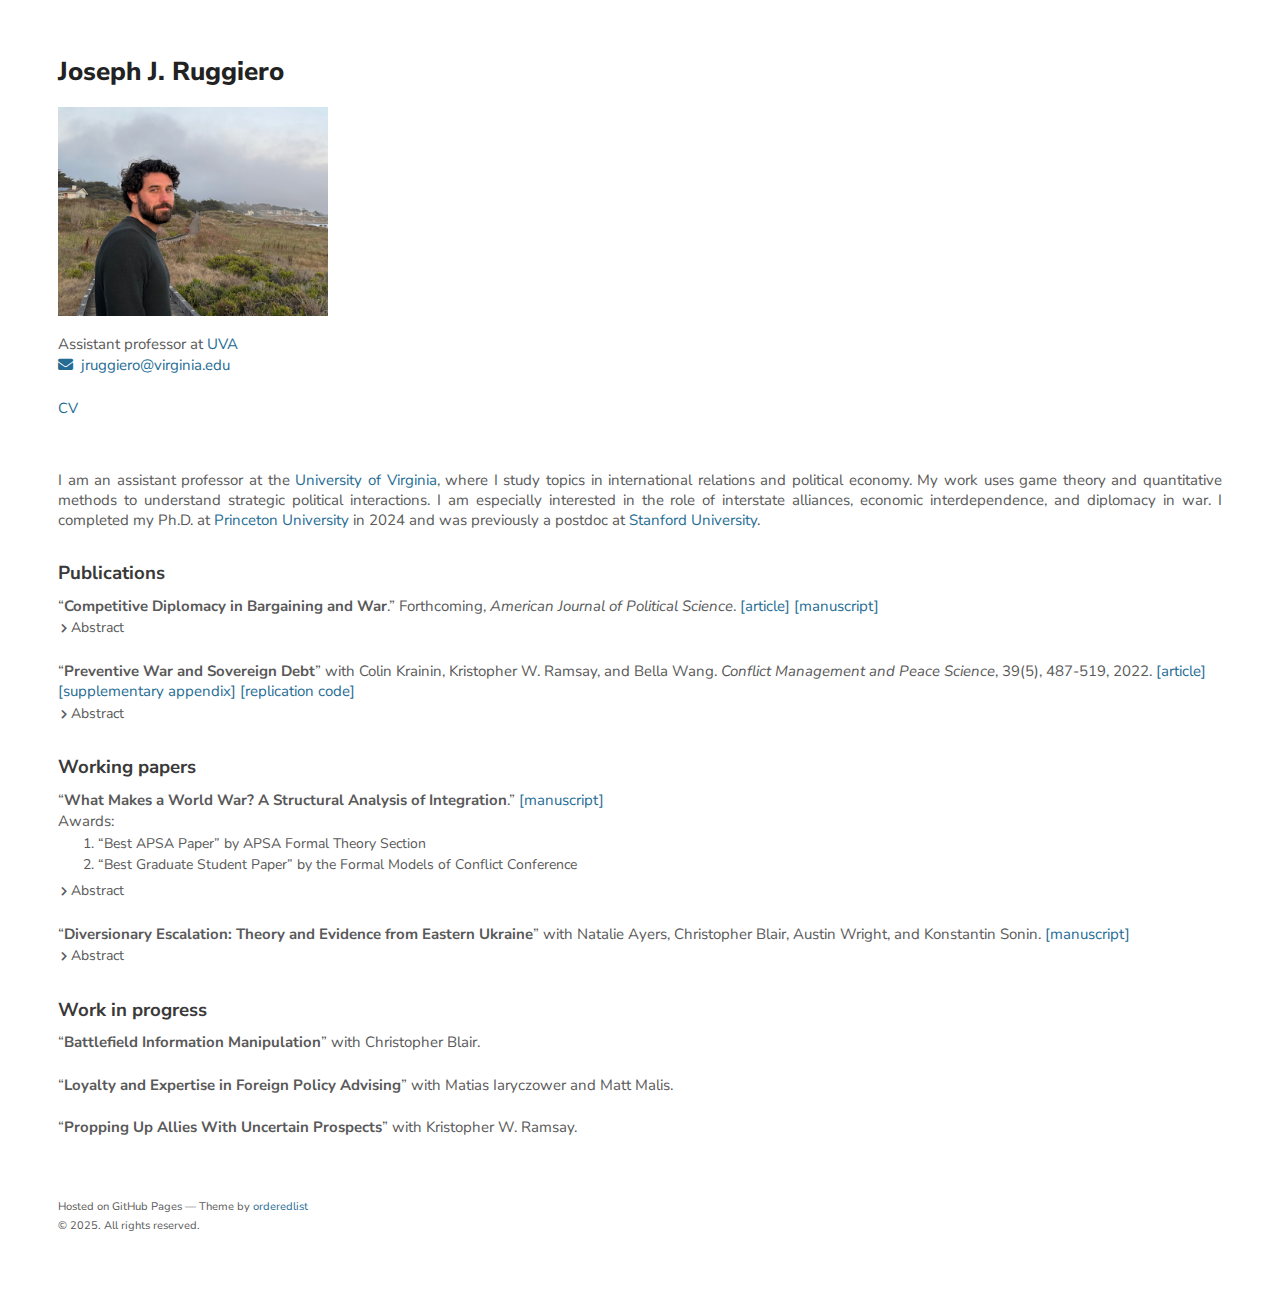
<file: index.html>
<!doctype html>
<html>
  <head>
    <!-- Global site tag (gtag.js) - Google Analytics -->
    <script async src="https://www.googletagmanager.com/gtag/js?id=UA-186488614-1"></script>
    <script>
    window.dataLayer = window.dataLayer || [];
    function gtag(){dataLayer.push(arguments);}
    gtag('js', new Date());

    gtag('config', 'UA-186488614-1');
    </script>
    
    <meta charset="utf-8">
    <meta http-equiv="X-UA-Compatible" content="chrome=1">
    <title>Joe Ruggiero's website</title>

    <link rel="stylesheet" href="stylesheet/styles.css">
    <link rel="stylesheet" href="stylesheet/pygment_trac.css">
    <link rel="stylesheet" href="stylesheet/all.css" >
    <link rel="stylesheet" href="stylesheet/academicons.css" >
    <meta name="viewport" content="width=device-width,initial-scale=1">
    <link rel="preconnect" href="https://fonts.googleapis.com">
    <link rel="preconnect" href="https://fonts.gstatic.com" crossorigin>
    <link href="https://fonts.googleapis.com/css2?family=Nunito+Sans:ital,opsz,wght@0,6..12,200..1000;1,6..12,200..1000&family=Teachers:ital,wght@0,400..800;1,400..800&display=swap" rel="stylesheet">
    <script src="js/jquery-3.5.1.min.js"></script>
    <!--[if lt IE 9]>
    <script src="//html5shiv.googlecode.com/svn/trunk/html5.js"></script>
    <![endif]-->
  </head>
  <body>
    <div class="wrapper">
      <header>
        <h1>Joseph J. Ruggiero</h1>
        <img src="img/jr2.png" alt=""/>
        <p>Assistant professor at <a href="https://politics.virginia.edu/" target="_blank">UVA</a></p>
        
        <p><a href="mailto:jruggiero@virginia.edu"><i class="fas fa-envelope"></i>&nbsp; jruggiero@virginia.edu</a></p><br>

        <p><span style="font-size: 11pt; font-weight:400;"><a href="pdfs/ruggiero-cv.pdf" target="_blank">CV</a></span></p>
      </header>
      <section>
        <p align="justify">I am an assistant professor at the <a href="https://politics.virginia.edu/" target="_blank">University of Virginia</a>, where I study topics in international relations and political economy. My work uses game theory and quantitative methods to understand strategic political interactions. I am especially interested in the role of interstate alliances, economic interdependence, and diplomacy in war. I completed my Ph.D. at <a href="https://politics.princeton.edu/" target="_blank">Princeton University</a> in 2024 and was previously a postdoc at <a href="https://politicalscience.stanford.edu/" target="_blank">Stanford University</a>.</p>

         <h3>Publications</h3>

         <ul>
          <li><p>“<b>Competitive Diplomacy in Bargaining and War</b>.” Forthcoming, <em>American Journal of Political Science</em>. <a href="https://onlinelibrary.wiley.com/doi/10.1111/ajps.70006" target="_blank">[article]</a> <a href="pdfs/competitivediplomacy.pdf" target="_blank">[manuscript]</a>
            <div class="expand">
              <div class="expand-label" style="cursor: pointer;" onclick="$h = $(this);$h.next('div').slideToggle(100,function () {$h.children('i').attr('class',function () {return $h.next('div').is(':visible') ? 'fas fa-chevron-down' : 'fas fa-chevron-right';});});">
                  <i style="font-size:x-small; margin-left: 2.5px;" class="fas fa-chevron-right"></i>
                  <span>
                 Abstract
                </span>
              </div>
              <div class="expand-content" style="display: none;">
                <p align="justify">War is often viewed as a bargaining problem. However, prior to bargaining, countries can vie for leverage by expending effort on diplomacy. This article presents a dynamic model of conflict where agenda-setting power is endogenous to pre-bargaining diplomatic competition. The ability to compete for leverage generates a new channel through which the nature of potential war affects the quality of peace. First, costs of war grow the bargaining surplus, fueling the battle for leverage and reducing welfare even if war never occurs on the path of play. Second, competitive diplomacy erodes the gains from peace, making it possible that war is relatively efficient. An extension of the model finds that frictions to cooperation create a risk of costly delay but also protect against erosion of the surplus. Moreover, I find that reliable deals avert “efficient” wars but introduce a trade-off between welfare and timely settlement.</p>
              </div>
              </div>
          </p>
          </li>

          <br>

          <li><p>“<b>Preventive War and Sovereign Debt</b>” with Colin Krainin, Kristopher W. Ramsay, and Bella Wang. <em>Conflict Management and Peace Science</em>, 39(5), 487-519, 2022. <a href="pdfs/krainin-et-al-2022-preventive-war-and-sovereign-debt.pdf" target="_blank">[article]</a>  <a href="pdfs/wardebt-supp.pdf" target="_blank">[supplementary appendix]</a> <a href="https://github.com/josephjruggiero/war_debt" target="_blank">[replication code]</a>
            <div class="expand">
              <div class="expand-label" style="cursor: pointer;" onclick="$h = $(this);$h.next('div').slideToggle(100,function () {$h.children('i').attr('class',function () {return $h.next('div').is(':visible') ? 'fas fa-chevron-down' : 'fas fa-chevron-right';});});">
                  <i style="font-size:x-small; margin-left: 2.5px;" class="fas fa-chevron-right"></i>
                  <span>
                 Abstract
                </span>
              </div>
              <div class="expand-content" style="display: none;">
                <p align="justify">The preventive motive for war arises because states cannot commit to limit the use of their growing power.  This commitment problem can lead to war when there are not enough resources available today to compensate the declining state for their expected losses. In this article, we show how capital markets affect preventive war incentives by introducing a profit-maximizing bond market to the canonical bargaining model of war.  We find that the nature of the power shift and fundamentals of the market for debt interact to determine when a preventive motive is more likely to lead to war. Two main results show that (1) less probable but more extreme power shifts are most dangerous and (2) unlike the direct effect of interest rates on the cost of war, higher interest on sovereign debt makes war more likely. We present evidence for the latter effect by extending Lemke's (2003) study of preventive war for major-power dyads between 1816 and 1992.</p>
              </div>
              </div>
            </p>
          </li>
        </ul>


          <h3>Working papers</h3>

           <ul>
            <li><p>“<b>What Makes a World War? A Structural Analysis of Integration</b>.” <a href="pdfs/world_war.pdf" target="_blank">[manuscript]</a></p>
              <p>Awards:
                <ol>
                  <li> “Best APSA Paper” by APSA Formal Theory Section </li>
                  <li> “Best Graduate Student Paper” by the Formal Models of Conflict Conference </li>
                </ol>
                <div class="expand">
                  <div class="expand-label" style="cursor: pointer;" onclick="$h = $(this);$h.next('div').slideToggle(100,function () {$h.children('i').attr('class',function () {return $h.next('div').is(':visible') ? 'fas fa-chevron-down' : 'fas fa-chevron-right';});});">
                      <i style="font-size:x-small; margin-left: 2.5px;" class="fas fa-chevron-right"></i>
                      <span>
                     Abstract
                    </span>
                  </div>
                  <div class="expand-content" style="display: none;">
                    <p align="justify">The size of a war, as well as the incentive to start one, depends on expectations about which countries will join. These expectations are in turn shaped by the structure of political alignments and integration. I propose a model of conflict that accounts for these factors and, using data on international disputes from 1816-2014, I use structural estimation techniques to connect theory with data. I then estimate the effect of integration on the incentives for conflict. My results suggest that integration makes wars smaller but more likely&mdash;integration pacifies potential joiners, reducing the scale of war but consequently triggering more attacks due to an expectation for less opposition. Moreover, I identify a strong correlation between power inequality and the expected size of war in equilibrium, driven largely by bandwagoning from the stronger side. Finally, the model facilitates counterfactual experiments, which I demonstrate by considering a number of potential disputes between China and Taiwan after the Cold War.</p>
                  </div>
                  </div>
                </p>
            </li>

            <br>

            <li><p>“<b>Diversionary Escalation: Theory and Evidence from Eastern Ukraine</b>” with Natalie Ayers, Christopher Blair, Austin Wright, and Konstantin Sonin. <a href="https://www.dropbox.com/scl/fi/pi50jjoajt3ukg1fw83u0/diversion.pdf?rlkey=7caxrorhaxaxj14mzk7rzbwyb&st=pyggvjr9&dl=0" target="_blank">[manuscript]</a>
              <div class="expand">
                <div class="expand-label" style="cursor: pointer;" onclick="$h = $(this);$h.next('div').slideToggle(100,function () {$h.children('i').attr('class',function () {return $h.next('div').is(':visible') ? 'fas fa-chevron-down' : 'fas fa-chevron-right';});});">
                    <i style="font-size:x-small; margin-left: 2.5px;" class="fas fa-chevron-right"></i>
                    <span>
                   Abstract
                  </span>
                </div>
                <div class="expand-content" style="display: none;">
                  <p align="justify">When leaders face threats to their authority, escalating foreign conflict can help divert public attention away from domestic grievances. We develop a formal microfoundation for diversionary escalation rooted in a theory of regime change. Although the idea of diversionary escalation is classic, systematic quantitative evidence has been challenging to obtain. Using a new data set of 1.8 million conflict incidents, obtained from the Organization for Security and Co-operation in Europe's (OSCE) Special Monitoring Mission to Ukraine in 2015--2022, we find evidence that the Russian government strategically employed proxy-initiated separatist violence in Eastern Ukraine to divert attention from domestic unrest and opposition-led protest. We also find a positive link between opposition protest and inflammatory anti-Ukrainian coverage in the Russian media, complementary to battlefield escalation.</p>
                </div>
                </div>
            </p>
            </li>

          </ul>

          <h3>Work in progress</h3>

          <ul>

            <li><p>“<b>Battlefield Information Manipulation</b>” with Christopher Blair.</p></li><br>

            <li><p>“<b>Loyalty and Expertise in Foreign Policy Advising</b>” with Matias Iaryczower and Matt Malis.</p></li><br>

            <li><p>“<b>Propping Up Allies With Uncertain Prospects</b>” with Kristopher W. Ramsay.</p></li><br>

          </ul>


      </section>
      <footer>
        <p style="line-height:10px;"><small>Hosted on GitHub Pages &mdash; Theme by <a href="https://github.com/orderedlist" target="_blank">orderedlist</a></small></p>
        <p><small>&copy; 2025. All rights reserved.</small></p>      
      </footer>
    </div>
    <script>

      // Get the modal
      var modal = document.getElementById("myModal");

      // Get the button that opens the modal
      var btn = document.getElementById("myBtn");

      // Get the <span> element that closes the modal
      var span = document.getElementsByClassName("close")[0];

      // When the user clicks the button, open the modal 
      btn.onclick = function() {
        modal.style.display = "block";
      }

      // When the user clicks on <span> (x), close the modal
      span.onclick = function() {
        modal.style.display = "none";
      }

      // When the user clicks anywhere outside of the modal, close it
      window.onclick = function(event) {
        if (event.target == modal) {
          modal.style.display = "none";
        }
      }
    </script>
  </body>
</html>
</file>
<file: stylesheet/styles.css>
body {
  background-color: #fff;
  padding:50px;
  font: 14px/1.5 -apple-system, BlinkMacSystemFont, "Segoe UI", Roboto, Oxygen, Ubuntu, Cantarell, "Fira Sans", "Droid Sans", "Helvetica Neue", Arial, sans-serif, "Apple Color Emoji", "Segoe UI Emoji", "Segoe UI Symbol";
  font-family: "Nunito Sans",sans-serif;
  color:#595959;
  font-weight:400;
}

h1, h2, h3, h4, h5, h6 {
  color:#222;
  margin:0 0 20px;
}

p, ul, ol, table, pre, dl {
  margin:0 0 5px;
}

p {
  margin-top: 0rem;
  margin-bottom: .1rem;
  font-size: 15px;
  line-height: 20px;
  font-weight: 400;
}

h1, h2, h3 {
  line-height:1.1;
}

h1 {
  font-size:26px;
  font-weight: 800;
}

h2 {
  color:#393939;
  font-weight: 700;
  font-size:14pt;
  margin-bottom:.75rem;
}

h3 {
  color:#393939;
  font-weight: 700;
  font-size:14pt;
  margin-top:2.1rem;
  margin-bottom:.75rem;
}

h4, h5 {
  color:#494949;
  font-weight: 400;
  font-size:12pt;
  margin-top:1rem;
  margin-bottom:0rem;
}

h5 {
  margin:0 0 5px;
  margin-top: -.1rem;
  margin-bottom: .1rem;
  font-size: 12pt;
  font-weight: 400;
}

h6 {
  margin:0 0 5px;
  margin-top: -.25rem;
  margin-bottom: .1rem;
  font-size: 12pt;
  font-weight: 400;
}

a {
  /* color:#006bdd; */
  color:#246c94;
  text-decoration:none;
}

a:hover {
  color:#003a66;
}

a small {
  font-size:11px;
  color:#777;
  margin-top:-0.3em;
  display:block;
}

a:hover small {
  color:#777;
}

.wrapper {
  width:1200px;
  margin:0 auto;
}

blockquote {
  border-left:1px solid #e5e5e5;
  margin:0;
  padding:0 0 0 20px;
  font-style:italic;
}

code, pre {
  font-family:Monaco, Bitstream Vera Sans Mono, Lucida Console, Terminal, Consolas, Liberation Mono, DejaVu Sans Mono, Courier New, monospace;
  color:#333;
}

pre {
  padding:8px 15px;
  background: #f8f8f8;
  border-radius:5px;
  border:1px solid #e5e5e5;
  overflow-x: auto;
}

table {
  width:100%;
  border-collapse:collapse;
}

th, td {
  text-align:left;
  padding:5px 10px;
  border-bottom:1px solid #e5e5e5;
}

dt {
  color:#444;
  font-weight:500;
}

th {
  color:#444;
}

img {
  /* max-width:100%; */
  max-width:270px;
  margin-bottom:0.75rem;
}

header {
  width:270px;
  float:left;
  position:fixed;
  -webkit-font-smoothing:subpixel-antialiased;
}

ul {
  margin: 0;
  padding: 0;
  list-style-type: none;
}

header ul {
  list-style:none;
  height:40px;
  padding:0;
  border-radius:5px;
  width:270px;
}

header li {
  width:89px;
  float:left;
  height:40px;
}

header ul a {
  line-height:1;
  font-size:11px;
  display:block;
  text-align:center;
  padding-top:1.5rem;
  height:50px;
}

header ul a:active {
  background-color:#f0f0f0;
}

strong {
  color:#222;
  font-weight:500;
}

header ul li + li + li {
  border-right:none;
  width:89px;
}

header ul a strong {
  font-size:14px;
  display:block;
  color:#222;
}

section {
  width: 850px;
  float:right;
  padding-bottom:50px;
  padding-left:200px;
}

small {
  font-size:11px;
}

hr {
  border:0;
  background:#e5e5e5;
  height:1px;
  margin:0 0 20px;
}

footer {
  width:270px;
  float:left;
  position:fixed;
  bottom:50px;
  -webkit-font-smoothing:subpixel-antialiased;
}

@media print, screen and (max-width: 1320px) {

  div.wrapper {
    width:auto;
    margin:0;
  }

  header, section, footer {
    float:none;
    position:static;
    width:auto;
  }

  header {
    padding-right:320px;
    margin-bottom:32px;  /* added */
  }

  section {
    /* border:1px solid #e5e5e5;   this was default*/ 
    border-width:1px 0;
    padding:20px 0;
    margin:0 0 20px;
  }

  header a small {
    display:inline;
  }

  header ul {
    /* position:absolute;  this is default*/
    position:static;
    right:50px;
    top:52px;
  }
}

@media print, screen and (max-width: 720px) {
  body {
    word-wrap:break-word;
  }

  header {
    padding:0;
  }

  header ul, header p.view {
    position:static;
  }

  pre, code {
    word-wrap:normal;
  }
}

@media print, screen and (max-width: 480px) {
  body {
    padding:15px;
  }

  header ul {
    width:99%;
  }

  header li, header ul li + li + li {
    width:33%;
  }
}

@media print {
  body {
    padding:0.4in;
    font-size:12pt;
    color:#444;
  }
}

/* The Modal (background) */
.modal {
  display: none; /* Hidden by default */
  position: fixed; /* Stay in place */
  z-index: 1; /* Sit on top */
  left: 0;
  top: 0;
  width: 100%; /* Full width */
  height: 100%; /* Full height */
  overflow: auto; /* Enable scroll if needed */
  background-color: rgb(0,0,0); /* Fallback color */
  background-color: rgba(0,0,0,0.4); /* Black w/ opacity */
}

@media screen and (max-width: 1200px){
/* Modal Content/Box */
.modal-content {
  background-color: #fefefe;
  margin: 15% auto; /* 15% from the top and centered */
  padding: 20px;
  border: 1px solid #888;
  border-radius: 25px;
  width: 60%; /* Could be more or less, depending on screen size */
}
}

@media screen and (min-width: 800px){
  /* Modal Content/Box */
  .modal-content {
    background-color: #fefefe;
    margin: 15% auto; /* 15% from the top and centered */
    padding: 20px;
    border: 1px solid #888;
    border-radius: 25px;
    width: 30%; /* Could be more or less, depending on screen size */
  }
  }

/* The Close Button */
.close {
  color: #aaa;
  float: right;
  font-size: 28px;
  font-weight: bold;
}

.close:hover,
.close:focus {
  color: black;
  text-decoration: none;
  cursor: pointer;
}
</file>
<file: stylesheet/pygment_trac.css>
.highlight  { background: #ffffff; }
.highlight .c { color: #999988; font-style: italic } /* Comment */
.highlight .err { color: #a61717; background-color: #e3d2d2 } /* Error */
.highlight .k { font-weight: bold } /* Keyword */
.highlight .o { font-weight: bold } /* Operator */
.highlight .cm { color: #999988; font-style: italic } /* Comment.Multiline */
.highlight .cp { color: #999999; font-weight: bold } /* Comment.Preproc */
.highlight .c1 { color: #999988; font-style: italic } /* Comment.Single */
.highlight .cs { color: #999999; font-weight: bold; font-style: italic } /* Comment.Special */
.highlight .gd { color: #000000; background-color: #ffdddd } /* Generic.Deleted */
.highlight .gd .x { color: #000000; background-color: #ffaaaa } /* Generic.Deleted.Specific */
.highlight .ge { font-style: italic } /* Generic.Emph */
.highlight .gr { color: #aa0000 } /* Generic.Error */
.highlight .gh { color: #999999 } /* Generic.Heading */
.highlight .gi { color: #000000; background-color: #ddffdd } /* Generic.Inserted */
.highlight .gi .x { color: #000000; background-color: #aaffaa } /* Generic.Inserted.Specific */
.highlight .go { color: #888888 } /* Generic.Output */
.highlight .gp { color: #555555 } /* Generic.Prompt */
.highlight .gs { font-weight: bold } /* Generic.Strong */
.highlight .gu { color: #800080; font-weight: bold; } /* Generic.Subheading */
.highlight .gt { color: #aa0000 } /* Generic.Traceback */
.highlight .kc { font-weight: bold } /* Keyword.Constant */
.highlight .kd { font-weight: bold } /* Keyword.Declaration */
.highlight .kn { font-weight: bold } /* Keyword.Namespace */
.highlight .kp { font-weight: bold } /* Keyword.Pseudo */
.highlight .kr { font-weight: bold } /* Keyword.Reserved */
.highlight .kt { color: #445588; font-weight: bold } /* Keyword.Type */
.highlight .m { color: #009999 } /* Literal.Number */
.highlight .s { color: #d14 } /* Literal.String */
.highlight .na { color: #008080 } /* Name.Attribute */
.highlight .nb { color: #0086B3 } /* Name.Builtin */
.highlight .nc { color: #445588; font-weight: bold } /* Name.Class */
.highlight .no { color: #008080 } /* Name.Constant */
.highlight .ni { color: #800080 } /* Name.Entity */
.highlight .ne { color: #990000; font-weight: bold } /* Name.Exception */
.highlight .nf { color: #990000; font-weight: bold } /* Name.Function */
.highlight .nn { color: #555555 } /* Name.Namespace */
.highlight .nt { color: #000080 } /* Name.Tag */
.highlight .nv { color: #008080 } /* Name.Variable */
.highlight .ow { font-weight: bold } /* Operator.Word */
.highlight .w { color: #bbbbbb } /* Text.Whitespace */
.highlight .mf { color: #009999 } /* Literal.Number.Float */
.highlight .mh { color: #009999 } /* Literal.Number.Hex */
.highlight .mi { color: #009999 } /* Literal.Number.Integer */
.highlight .mo { color: #009999 } /* Literal.Number.Oct */
.highlight .sb { color: #d14 } /* Literal.String.Backtick */
.highlight .sc { color: #d14 } /* Literal.String.Char */
.highlight .sd { color: #d14 } /* Literal.String.Doc */
.highlight .s2 { color: #d14 } /* Literal.String.Double */
.highlight .se { color: #d14 } /* Literal.String.Escape */
.highlight .sh { color: #d14 } /* Literal.String.Heredoc */
.highlight .si { color: #d14 } /* Literal.String.Interpol */
.highlight .sx { color: #d14 } /* Literal.String.Other */
.highlight .sr { color: #009926 } /* Literal.String.Regex */
.highlight .s1 { color: #d14 } /* Literal.String.Single */
.highlight .ss { color: #990073 } /* Literal.String.Symbol */
.highlight .bp { color: #999999 } /* Name.Builtin.Pseudo */
.highlight .vc { color: #008080 } /* Name.Variable.Class */
.highlight .vg { color: #008080 } /* Name.Variable.Global */
.highlight .vi { color: #008080 } /* Name.Variable.Instance */
.highlight .il { color: #009999 } /* Literal.Number.Integer.Long */

.type-csharp .highlight .k { color: #0000FF }
.type-csharp .highlight .kt { color: #0000FF }
.type-csharp .highlight .nf { color: #000000; font-weight: normal }
.type-csharp .highlight .nc { color: #2B91AF }
.type-csharp .highlight .nn { color: #000000 }
.type-csharp .highlight .s { color: #A31515 }
.type-csharp .highlight .sc { color: #A31515 }
</file>
<file: stylesheet/academicons.css>
/*
 *  Academicons 1.9.1 by James Walsh (https://github.com/jpswalsh) and Katja Bercic (https://github.com/katjabercic)
 *  Fonts generated using FontForge - https://fontforge.org
 *  Square icons designed to be used alongside Font Awesome square icons - https://fortawesome.github.io/Font-Awesome/
 *  Licenses - Font: SIL OFL 1.1, CSS: MIT License
 */
@font-face {
    font-family: 'Academicons';
    font-style: normal;
    font-weight: 400;
    font-display: block;
    src:url('../fonts/academicons.eot');
    src:url('../fonts/academicons.eot') format('embedded-opentype'),
        url('../fonts/academicons.ttf') format('truetype'),
        url('../fonts/academicons.woff') format('woff'),
        url('../fonts/academicons.svg') format('svg');
}
.ai {
  font-family: 'Academicons';
  font-weight: 400;
  -moz-osx-font-smoothing: grayscale;
  -webkit-font-smoothing: antialiased;
  display: inline-block;
  font-style: normal;
  font-variant: normal;
  text-rendering: auto;
  line-height: 1;
}
.ai-academia:before {
  content: "\e9af";
}
.ai-academia-square:before {
  content: "\e93d";
}
.ai-acclaim:before {
  content: "\e92e";
}
.ai-acclaim-square:before {
  content: "\e93a";
}
.ai-acm:before {
  content: "\e93c";
}
.ai-acm-square:before {
  content: "\e95d";
}
.ai-acmdl:before {
  content: "\e96a";
}
.ai-acmdl-square:before {
  content: "\e9d3";
}
.ai-ads:before {
  content: "\e9cb";
}
.ai-ads-square:before {
  content: "\e94a";
}
.ai-africarxiv:before {
  content: "\e91b";
}
.ai-africarxiv-square:before {
  content: "\e90b";
}
.ai-arxiv:before {
  content: "\e974";
}
.ai-arxiv-square:before {
  content: "\e9a6";
}
.ai-biorxiv:before {
  content: "\e9a2";
}
.ai-biorxiv-square:before {
  content: "\e98b";
}
.ai-ceur:before {
  content: "\e96d";
}
.ai-ceur-square:before {
  content: "\e92f";
}
.ai-ciencia-vitae:before {
  content: "\e912";
}
.ai-ciencia-vitae-square:before {
  content: "\e913";
}
.ai-closed-access:before {
  content: "\e942";
}
.ai-closed-access-square:before {
  content: "\e943";
}
.ai-conversation:before {
  content: "\e94c";
}
.ai-conversation-square:before {
  content: "\e915";
}
.ai-coursera:before {
  content: "\e95f";
}
.ai-coursera-square:before {
  content: "\e97f";
}
.ai-crossref:before {
  content: "\e918";
}
.ai-crossref-square:before {
  content: "\e919";
}
.ai-cv:before {
  content: "\e9a5";
}
.ai-cv-square:before {
  content: "\e90a";
}
.ai-datacite:before {
  content: "\e91c";
}
.ai-datacite-square:before {
  content: "\e91d";
}
.ai-dataverse:before {
  content: "\e9f7";
}
.ai-dataverse-square:before {
  content: "\e9e4";
}
.ai-dblp:before {
  content: "\e94f";
}
.ai-dblp-square:before {
  content: "\e93f";
}
.ai-depsy:before {
  content: "\e97a";
}
.ai-depsy-square:before {
  content: "\e94b";
}
.ai-doi:before {
  content: "\e97e";
}
.ai-doi-square:before {
  content: "\e98f";
}
.ai-dryad:before {
  content: "\e97c";
}
.ai-dryad-square:before {
  content: "\e98c";
}
.ai-elsevier:before {
  content: "\e961";
}
.ai-elsevier-square:before {
  content: "\e910";
}
.ai-figshare:before {
  content: "\e981";
}
.ai-figshare-square:before {
  content: "\e9e7";
}
.ai-google-scholar:before {
  content: "\e9d4";
}
.ai-google-scholar-square:before {
  content: "\e9f9";
}
.ai-hal:before {
  content: "\e92c";
}
.ai-hal-square:before {
  content: "\e92d";
}
.ai-hypothesis:before {
  content: "\e95a";
}
.ai-hypothesis-square:before {
  content: "\e95b";
}
.ai-ideas-repec:before {
  content: "\e9ed";
}
.ai-ideas-repec-square:before {
  content: "\e9f8";
}
.ai-ieee:before {
  content: "\e929";
}
.ai-ieee-square:before {
  content: "\e9b9";
}
.ai-impactstory:before {
  content: "\e9cf";
}
.ai-impactstory-square:before {
  content: "\e9aa";
}
.ai-inaturalist:before {
  content: "\e900";
}
.ai-inaturalist-square:before {
  content: "\e901";
}
.ai-inpn:before {
  content: "\e902";
}
.ai-inpn-square:before {
  content: "\e903";
}
.ai-inspire:before {
  content: "\e9e9";
}
.ai-inspire-square:before {
  content: "\e9fe";
}
.ai-isidore:before {
  content: "\e936";
}
.ai-isidore-square:before {
  content: "\e954";
}
.ai-jstor:before {
  content: "\e938";
}
.ai-jstor-square:before {
  content: "\e944";
}
.ai-lattes:before {
  content: "\e9b3";
}
.ai-lattes-square:before {
  content: "\e99c";
}
.ai-mathoverflow:before {
  content: "\e9f6";
}
.ai-mathoverflow-square:before {
  content: "\e97b";
}
.ai-mendeley:before {
  content: "\e9f0";
}
.ai-mendeley-square:before {
  content: "\e9f3";
}
.ai-moodle:before {
  content: "\e907";
}
.ai-moodle-square:before {
  content: "\e908";
}
.ai-nakala:before {
  content: "\e940";
}
.ai-nakala-square:before {
  content: "\e941";
}
.ai-obp:before {
  content: "\e92a";
}
.ai-obp-square:before {
  content: "\e92b";
}
.ai-open-access:before {
  content: "\e939";
}
.ai-open-access-square:before {
  content: "\e9f4";
}
.ai-open-data:before {
  content: "\e966";
}
.ai-open-data-square:before {
  content: "\e967";
}
.ai-open-materials:before {
  content: "\e968";
}
.ai-open-materials-square:before {
  content: "\e969";
}
.ai-openedition:before {
  content: "\e946";
}
.ai-openedition-square:before {
  content: "\e947";
}
.ai-orcid:before {
  content: "\e9d9";
}
.ai-orcid-square:before {
  content: "\e9c3";
}
.ai-osf:before {
  content: "\e9ef";
}
.ai-osf-square:before {
  content: "\e931";
}
.ai-overleaf:before {
  content: "\e914";
}
.ai-overleaf-square:before {
  content: "\e98d";
}
.ai-philpapers:before {
  content: "\e98a";
}
.ai-philpapers-square:before {
  content: "\e96f";
}
.ai-piazza:before {
  content: "\e99a";
}
.ai-piazza-square:before {
  content: "\e90c";
}
.ai-preregistered:before {
  content: "\e906";
}
.ai-preregistered-square:before {
  content: "\e96b";
}
.ai-protocols:before {
  content: "\e952";
}
.ai-protocols-square:before {
  content: "\e953";
}
.ai-psyarxiv:before {
  content: "\e90e";
}
.ai-psyarxiv-square:before {
  content: "\e90f";
}
.ai-publons:before {
  content: "\e937";
}
.ai-publons-square:before {
  content: "\e94e";
}
.ai-pubmed:before {
  content: "\e99f";
}
.ai-pubmed-square:before {
  content: "\e97d";
}
.ai-pubpeer:before {
  content: "\e922";
}
.ai-pubpeer-square:before {
  content: "\e923";
}
.ai-researcherid:before {
  content: "\e91a";
}
.ai-researcherid-square:before {
  content: "\e95c";
}
.ai-researchgate:before {
  content: "\e95e";
}
.ai-researchgate-square:before {
  content: "\e99e";
}
.ai-ror:before {
  content: "\e948";
}
.ai-ror-square:before {
  content: "\e949";
}
.ai-sci-hub:before {
  content: "\e959";
}
.ai-sci-hub-square:before {
  content: "\e905";
}
.ai-scirate:before {
  content: "\e98e";
}
.ai-scirate-square:before {
  content: "\e99d";
}
.ai-scopus:before {
  content: "\e91e";
}
.ai-scopus-square:before {
  content: "\e91f";
}
.ai-semantic-scholar:before {
  content: "\e96e";
}
.ai-semantic-scholar-square:before {
  content: "\e96c";
}
.ai-springer:before {
  content: "\e928";
}
.ai-springer-square:before {
  content: "\e99b";
}
.ai-ssrn:before {
  content: "\e916";
}
.ai-ssrn-square:before {
  content: "\e917";
}
.ai-stackoverflow:before {
  content: "\e920";
}
.ai-stackoverflow-square:before {
  content: "\e921";
}
.ai-zenodo:before {
  content: "\e911";
}
.ai-zotero:before {
  content: "\e962";
}
.ai-zotero-square:before {
  content: "\e932";
}
/*  Duplication of the FontAwesome style classes using 'ai' in place of 'fa'. */
.ai-lg {
  font-size: 1.33333em;
  line-height: 0.75em;
  vertical-align: -.0667em;
}
.ai-xs {
  font-size: .75em;
}
.ai-sm {
  font-size: .875em;
}

.ai-1x {
  font-size: 1em;
}
.ai-2x {
  /* font-size: 2em; this is default, rest I added*/
  font-size: 1.85em;
  vertical-align: 0;
}
.ai-3x {
  font-size: 3em;
}
.ai-4x {
  font-size: 4em;
}
.ai-5x {
  font-size: 5em;
}
.ai-6x {
  font-size: 6em;
}
.ai-7x {
  font-size: 7em;
}
.ai-8x {left
  font-size: 8em;
}
.ai-9x {
  font-size: 9em;
}
.ai-10x {
  font-size: 10em;
}

.ai-fw {
  text-align: center;
  width: 1.25em;
}

.ai-ul {
  list-style-type: none;
  margin-left: 2.5em;
  padding-left: 0;
}
.ai-ul > li {
    position: relative;
}
.ai-li {
  left: -2em;
  position: absolute;
  text-align: center;
  width: 2em;
  line-height: inherit;
}

.ai-border {
border: solid 0.08em #eee;
border-radius: .1em;
  padding: .2em .25em .15em;
}

.ai-pull-left {
  float: left;
}
.ai-pull-right {
  float: right;
}
.ai.ai-pull-left {
  margin-right: .3em;
}
.ai.ai-pull-right {
  margin-right: .3em;
}

.ai-stack {
  display: inline-block;
  height: 2em;
  line-height: 2em;
  position: relative;
  vertical-align: middle;
  width: 2.5em;
}
.ai-stack-1x,
.ai-stack-2x {
  left: 0;
  position: absolute;
  text-align: center;
  width: 100%;
}
.ai-stack-1x {
  line-height: inherit;
}
.ai-stack-2x {
  font-size: 2em;
}
.ai-inverse {
  color: #fff;
}
</file>
